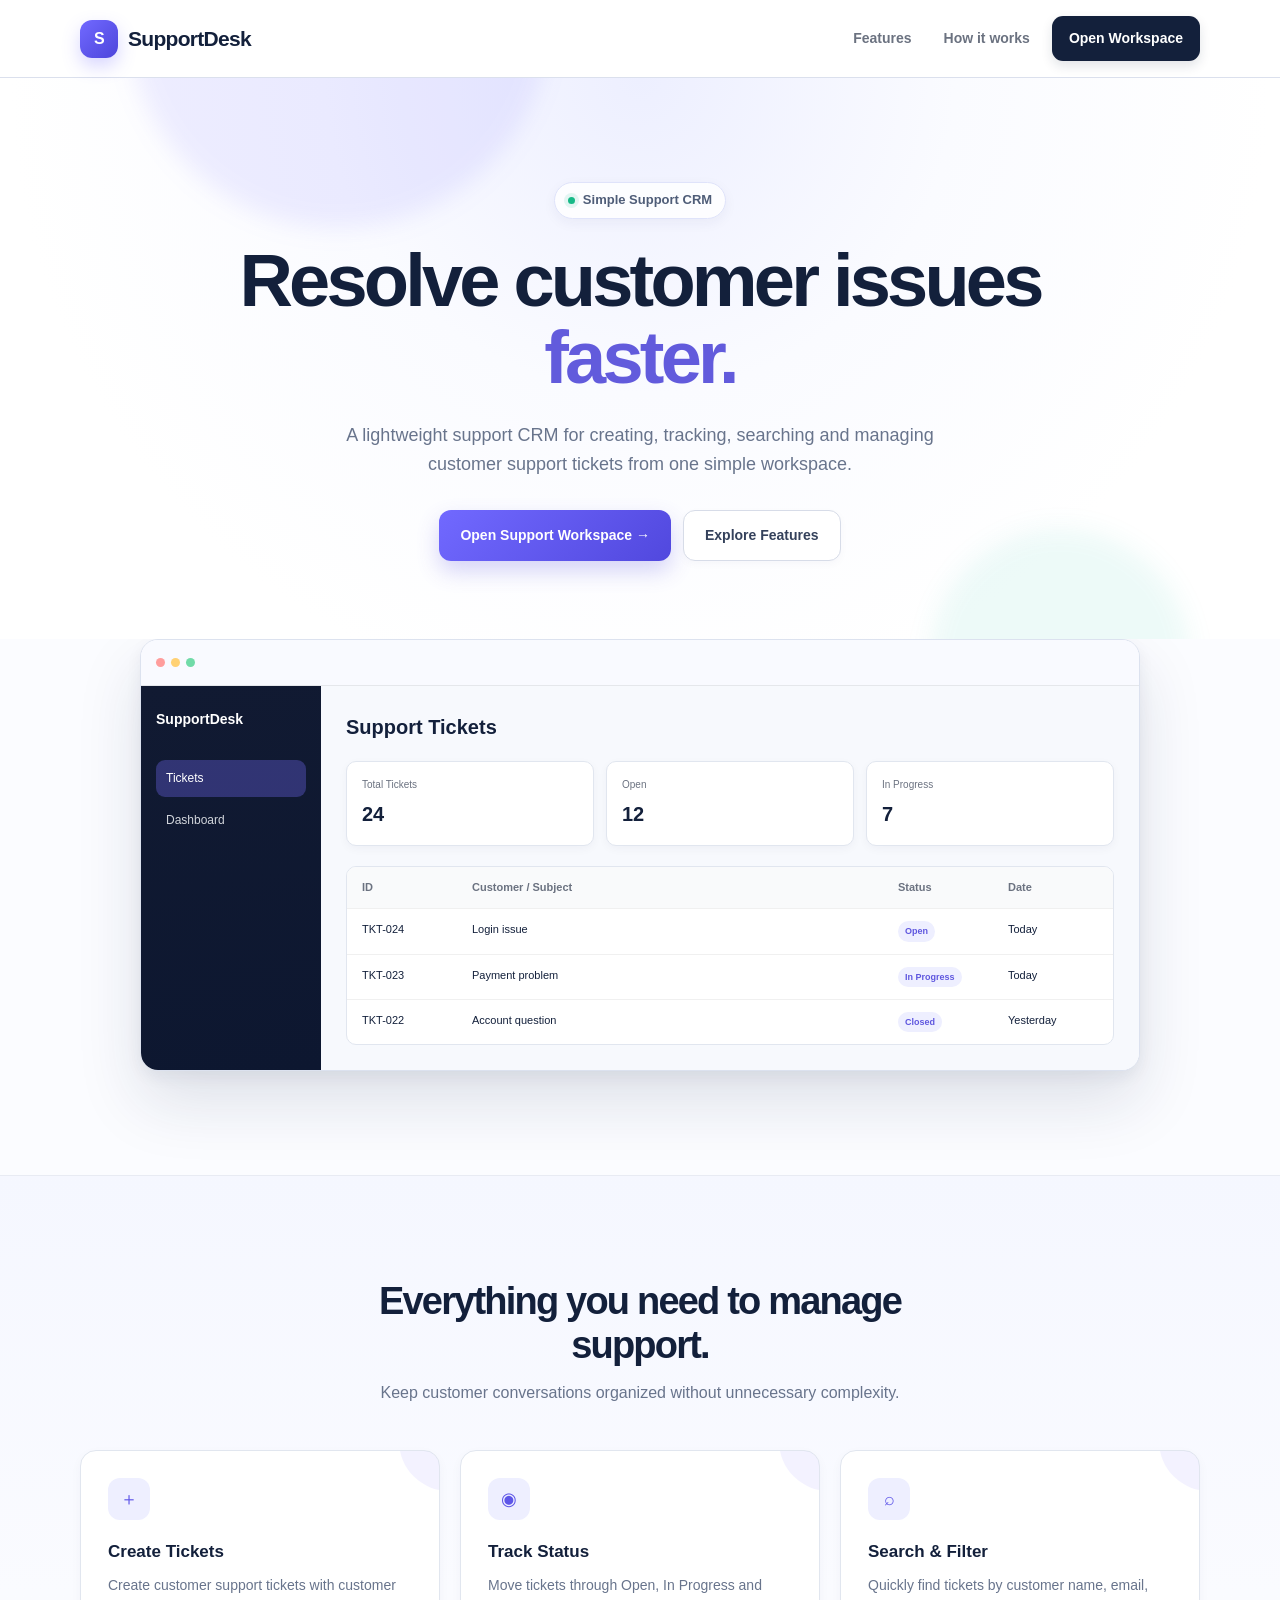
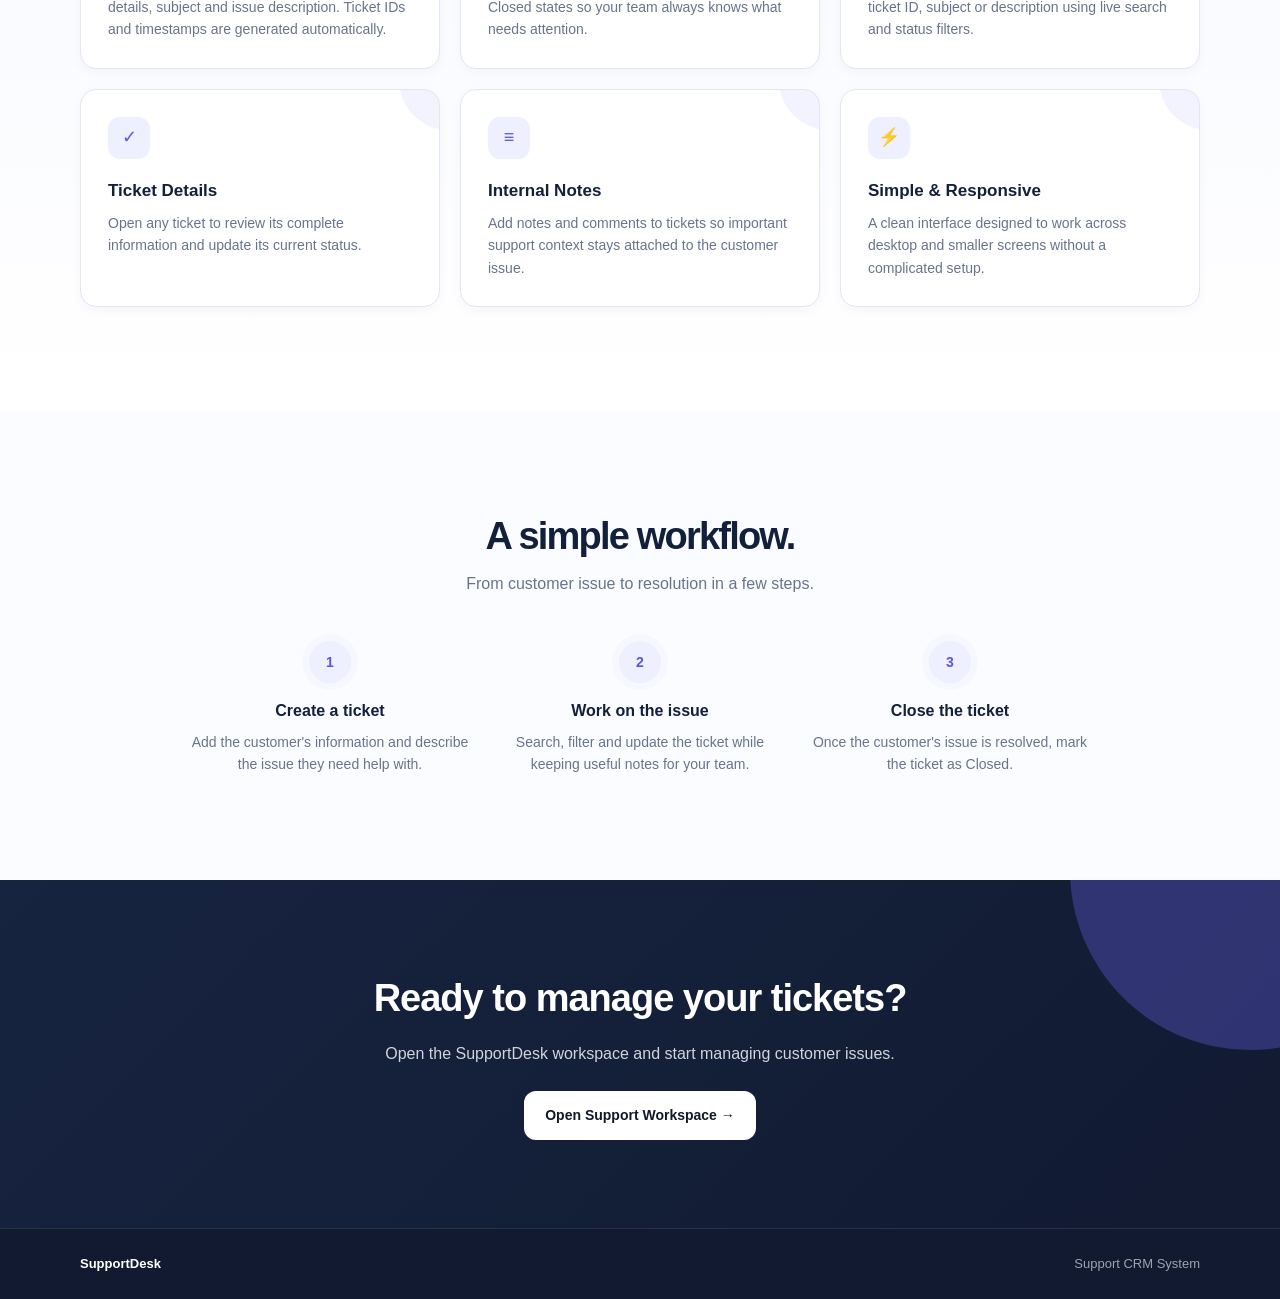
<file: app/static/index.html>
<!DOCTYPE html>
<html lang="en">

<head>

    <meta charset="UTF-8">

    <meta
        name="viewport"
        content="width=device-width, initial-scale=1.0"
    >

    <title>SupportDesk — Support CRM</title>

    <style>

        * {
            box-sizing: border-box;
            margin: 0;
            padding: 0;
        }

        html {
            scroll-behavior: smooth;
        }

        body {
            font-family:
                Inter,
                -apple-system,
                BlinkMacSystemFont,
                "Segoe UI",
                Roboto,
                Helvetica,
                Arial,
                sans-serif;

            color: #111827;
            background: #ffffff;
            line-height: 1.6;
        }

        a {
            text-decoration: none;
            color: inherit;
        }

        .container {
            width: min(1120px, calc(100% - 40px));
            margin: 0 auto;
        }


        /* =========================
           NAVBAR
        ========================== */

        .navbar {
            height: 72px;
            border-bottom: 1px solid #e5e7eb;
            background: rgba(255, 255, 255, 0.96);

            position: sticky;
            top: 0;
            z-index: 100;

            backdrop-filter: blur(10px);
        }

        .nav-inner {
            height: 100%;

            display: flex;
            align-items: center;
            justify-content: space-between;
        }

        .logo {
            display: flex;
            align-items: center;
            gap: 10px;

            font-size: 20px;
            font-weight: 750;
            letter-spacing: -0.4px;
        }

        .logo-icon {
            width: 34px;
            height: 34px;

            border-radius: 9px;

            background: #111827;
            color: white;

            display: flex;
            align-items: center;
            justify-content: center;

            font-size: 16px;
            font-weight: 700;
        }

        .nav-links {
            display: flex;
            align-items: center;
            gap: 28px;

            color: #6b7280;

            font-size: 14px;
            font-weight: 500;
        }

        .nav-links a:hover {
            color: #111827;
        }

        .nav-button {
            padding: 10px 17px;

            border-radius: 8px;

            background: #111827;
            color: white !important;

            transition: 0.2s ease;
        }

        .nav-button:hover {
            background: #374151;
        }


        /* =========================
           HERO
        ========================== */

        .hero {
            padding: 88px 0 72px;

            text-align: center;

            background:
                radial-gradient(
                    circle at top,
                    #f3f4f6 0%,
                    #ffffff 52%
                );
        }

        .badge {
            display: inline-flex;
            align-items: center;
            gap: 8px;

            padding: 7px 13px;

            border: 1px solid #e5e7eb;
            border-radius: 999px;

            background: white;
            color: #4b5563;

            font-size: 13px;
            font-weight: 600;

            margin-bottom: 24px;
        }

        .badge-dot {
            width: 7px;
            height: 7px;

            border-radius: 50%;

            background: #22c55e;
        }

        .hero h1 {
            max-width: 850px;

            margin: 0 auto;

            font-size: clamp(42px, 6vw, 72px);

            line-height: 1.04;

            letter-spacing: -3px;

            font-weight: 800;
        }

        .hero h1 span {
            color: #6b7280;
        }

        .hero p {
            max-width: 650px;

            margin: 24px auto 0;

            font-size: 18px;

            color: #6b7280;
        }

        .hero-actions {
            display: flex;
            justify-content: center;

            gap: 12px;

            margin-top: 32px;

            flex-wrap: wrap;
        }

        .primary-button,
        .secondary-button {
            display: inline-flex;

            align-items: center;
            justify-content: center;

            padding: 13px 21px;

            border-radius: 9px;

            font-size: 14px;
            font-weight: 650;

            transition: 0.2s ease;
        }

        .primary-button {
            background: #111827;
            color: white;
        }

        .primary-button:hover {
            background: #374151;
            transform: translateY(-1px);
        }

        .secondary-button {
            border: 1px solid #d1d5db;

            background: white;

            color: #111827;
        }

        .secondary-button:hover {
            background: #f9fafb;
        }


        /* =========================
           DASHBOARD PREVIEW
        ========================== */

        .preview-section {
            padding: 20px 0 90px;
        }

        .dashboard-preview {
            max-width: 1000px;

            margin: 0 auto;

            border: 1px solid #dfe3e8;

            border-radius: 14px;

            overflow: hidden;

            background: white;

            box-shadow:
                0 25px 60px rgba(17, 24, 39, 0.10),
                0 5px 15px rgba(17, 24, 39, 0.05);
        }

        .browser-bar {
            height: 42px;

            border-bottom: 1px solid #e5e7eb;

            background: #f9fafb;

            display: flex;
            align-items: center;

            gap: 6px;

            padding: 0 15px;
        }

        .browser-dot {
            width: 9px;
            height: 9px;

            border-radius: 50%;

            background: #d1d5db;
        }

        .preview-content {
            display: grid;

            grid-template-columns: 180px 1fr;

            min-height: 360px;
        }

        .preview-sidebar {
            background: #111827;
            color: white;

            padding: 22px 15px;
        }

        .preview-brand {
            font-weight: 700;

            margin-bottom: 30px;

            font-size: 14px;
        }

        .preview-menu {
            padding: 9px 10px;

            border-radius: 6px;

            margin-bottom: 5px;

            color: #d1d5db;

            font-size: 12px;
        }

        .preview-menu.active {
            background: #374151;
            color: white;
        }

        .preview-main {
            padding: 25px;

            background: #f9fafb;
        }

        .preview-title {
            font-size: 20px;

            font-weight: 700;

            margin-bottom: 18px;
        }

        .preview-stats {
            display: grid;

            grid-template-columns:
                repeat(3, 1fr);

            gap: 12px;

            margin-bottom: 20px;
        }

        .preview-card {
            padding: 15px;

            background: white;

            border: 1px solid #e5e7eb;

            border-radius: 8px;
        }

        .preview-card small {
            display: block;

            color: #6b7280;

            font-size: 10px;

            margin-bottom: 5px;
        }

        .preview-card strong {
            font-size: 20px;
        }

        .preview-table {
            background: white;

            border: 1px solid #e5e7eb;

            border-radius: 8px;

            overflow: hidden;
        }

        .table-row {
            display: grid;

            grid-template-columns:
                100px 1fr 100px 90px;

            gap: 10px;

            padding: 12px 15px;

            border-bottom: 1px solid #f0f0f0;

            font-size: 11px;
        }

        .table-row:last-child {
            border-bottom: none;
        }

        .table-header {
            background: #f9fafb;

            color: #6b7280;

            font-weight: 600;
        }

        .status {
            display: inline-block;

            padding: 3px 7px;

            border-radius: 999px;

            background: #f3f4f6;

            font-size: 9px;

            font-weight: 600;
        }


        /* =========================
           FEATURES
        ========================== */

        .features {
            padding: 90px 0;

            background: #f9fafb;

            border-top: 1px solid #f0f0f0;
        }

        .section-heading {
            text-align: center;

            max-width: 650px;

            margin: 0 auto 45px;
        }

        .section-heading h2 {
            font-size: 38px;

            letter-spacing: -1.5px;

            line-height: 1.15;

            margin-bottom: 12px;
        }

        .section-heading p {
            color: #6b7280;

            font-size: 16px;
        }

        .feature-grid {
            display: grid;

            grid-template-columns:
                repeat(3, 1fr);

            gap: 18px;
        }

        .feature-card {
            background: white;

            border: 1px solid #e5e7eb;

            border-radius: 12px;

            padding: 25px;
        }

        .feature-icon {
            width: 42px;
            height: 42px;

            border-radius: 9px;

            background: #f3f4f6;

            display: flex;
            align-items: center;
            justify-content: center;

            font-size: 18px;

            margin-bottom: 18px;
        }

        .feature-card h3 {
            font-size: 17px;

            margin-bottom: 8px;
        }

        .feature-card p {
            font-size: 14px;

            color: #6b7280;
        }


        /* =========================
           HOW IT WORKS
        ========================== */

        .how-it-works {
            padding: 90px 0;
        }

        .steps {
            display: grid;

            grid-template-columns:
                repeat(3, 1fr);

            gap: 30px;

            max-width: 900px;

            margin: 0 auto;
        }

        .step {
            text-align: center;
        }

        .step-number {
            width: 42px;
            height: 42px;

            margin: 0 auto 15px;

            border: 1px solid #d1d5db;

            border-radius: 50%;

            display: flex;
            align-items: center;
            justify-content: center;

            font-weight: 700;

            font-size: 14px;
        }

        .step h3 {
            font-size: 16px;

            margin-bottom: 7px;
        }

        .step p {
            color: #6b7280;

            font-size: 14px;
        }


        /* =========================
           CTA
        ========================== */

        .cta {
            padding: 75px 0;

            background: #111827;

            color: white;

            text-align: center;
        }

        .cta h2 {
            font-size: 38px;

            letter-spacing: -1px;

            margin-bottom: 12px;
        }

        .cta p {
            color: #d1d5db;

            margin-bottom: 25px;
        }

        .cta .primary-button {
            background: white;

            color: #111827;
        }

        .cta .primary-button:hover {
            background: #f3f4f6;
        }


        /* =========================
           FOOTER
        ========================== */

        footer {
            background: #111827;

            color: #9ca3af;

            border-top: 1px solid #374151;

            padding: 25px 0;
        }

        .footer-inner {
            display: flex;

            align-items: center;

            justify-content: space-between;

            font-size: 13px;
        }

        .footer-brand {
            color: white;

            font-weight: 650;
        }


        /* =========================
           RESPONSIVE
        ========================== */

        @media (max-width: 800px) {

            .nav-links a:not(.nav-button) {
                display: none;
            }

            .hero {
                padding: 65px 0 50px;
            }

            .hero h1 {
                letter-spacing: -2px;
            }

            .preview-content {
                grid-template-columns: 1fr;
            }

            .preview-sidebar {
                display: none;
            }

            .feature-grid,
            .steps {
                grid-template-columns: 1fr;
            }

            .preview-stats {
                grid-template-columns: 1fr;
            }

            .table-row {
                grid-template-columns:
                    80px 1fr 75px;
            }

            .table-row span:last-child {
                display: none;
            }

            .footer-inner {
                flex-direction: column;

                gap: 8px;
            }
        }


        @media (max-width: 500px) {

            .container {
                width:
                    min(
                        100% - 28px,
                        1120px
                    );
            }

            .hero h1 {
                font-size: 42px;
            }

            .hero p {
                font-size: 16px;
            }

            .section-heading h2,
            .cta h2 {
                font-size: 30px;
            }
        }

        /* Refined landing-page visual layer */
        :root { --ink: #13203b; --muted: #68748c; --brand: #635bff; --brand-deep: #4d45dd; --line: #e2e7f1; }
        body { color: var(--ink); background: #fbfcff; }
        .navbar { height: 78px; border-color: rgba(210,217,233,.8); background: rgba(255,255,255,.84); }
        .logo { color: var(--ink); font-family: "Segoe UI", sans-serif; font-size: 21px; font-weight: 800; letter-spacing: -.7px; }
        .logo-icon { width: 38px; height: 38px; border-radius: 12px; background: linear-gradient(135deg,#7169ff,#4d45db); box-shadow: 0 8px 18px rgba(99,91,255,.25); }
        .nav-links { gap: 12px; font-weight: 650; }.nav-links a:not(.nav-button) { padding: 8px 10px; }.nav-links a:not(.nav-button):hover { color: var(--brand); }
        .nav-button { padding: 11px 17px; border-radius: 11px; background: var(--ink); box-shadow: 0 5px 12px rgba(19,32,59,.12); }.nav-button:hover { background: #273654; transform: translateY(-1px); }
        .hero { position: relative; overflow: hidden; padding: 104px 0 78px; background: radial-gradient(circle at 50% 0%, #edefff 0%, #fafbff 37%, #fff 74%); }
        .hero::before,.hero::after { content:""; position:absolute; border-radius:50%; pointer-events:none; }.hero::before{width:420px;height:420px;top:-270px;left:10%;background:rgba(101,91,255,.1);filter:blur(12px)}.hero::after{width:260px;height:260px;right:7%;bottom:-150px;background:rgba(35,191,164,.08);filter:blur(12px)}
        .hero .container { position:relative; z-index:1; }.badge { border-color:#dfe3fa; background:rgba(255,255,255,.82); color:#4f5d78; box-shadow:0 4px 13px rgba(35,47,90,.05); }.badge-dot { background:#17b987; box-shadow:0 0 0 4px rgba(23,185,135,.11); }
        .hero h1 { max-width: 900px; color: var(--ink); font-size: clamp(43px,6vw,74px); letter-spacing: -3.8px; }.hero h1 span{color:#625bdc}.hero p{color:var(--muted);line-height:1.6}.primary-button,.secondary-button{border-radius:12px;font-weight:750}.primary-button{background:linear-gradient(135deg,#7169ff,#5148de);box-shadow:0 10px 22px rgba(83,74,220,.24)}.primary-button:hover{background:linear-gradient(135deg,#6259f6,#453bd0);box-shadow:0 14px 28px rgba(83,74,220,.3)}.secondary-button{border-color:#d7dce8;color:#34415b;box-shadow:0 3px 8px rgba(35,47,90,.03)}.secondary-button:hover{border-color:#bfc5d8;background:#fff}
        .preview-section { padding: 0 0 104px; }.dashboard-preview { border-color:#dce2ef; border-radius:18px; box-shadow:0 30px 65px rgba(24,37,76,.13),0 6px 16px rgba(24,37,76,.06); }.browser-bar{height:46px;background:#f9faff}.browser-dot:nth-child(1){background:#ff9d9c}.browser-dot:nth-child(2){background:#ffd174}.browser-dot:nth-child(3){background:#71dba8}.preview-sidebar{background:linear-gradient(170deg,#111a32,#0d1730)}.preview-menu{border-radius:9px}.preview-menu.active{background:rgba(118,110,255,.32)}.preview-main{background:#f7f9fd}.preview-card,.preview-table{border-color:#e1e6ef;border-radius:10px}.preview-card{box-shadow:0 3px 10px rgba(25,37,75,.04)}.status{background:#eeefff;color:#5f57df}
        .features{padding:104px 0;background:linear-gradient(180deg,#f5f7ff,#fff);border-color:#e8ebf3}.section-heading h2{color:var(--ink);letter-spacing:-1.8px}.section-heading p{color:var(--muted)}.feature-grid{gap:20px}.feature-card{position:relative;overflow:hidden;padding:27px;border-color:#e1e6ef;border-radius:16px;box-shadow:0 4px 12px rgba(24,37,76,.035);transition:transform .2s ease,box-shadow .2s ease,border-color .2s ease}.feature-card::after{content:"";position:absolute;width:100px;height:100px;right:-60px;top:-60px;border-radius:50%;background:rgba(99,91,255,.08)}.feature-card:hover{transform:translateY(-5px);border-color:#cdd2fb;box-shadow:0 16px 30px rgba(38,48,90,.1)}.feature-icon{border-radius:12px;background:#eeefff;color:#5e56e8}.feature-card p,.step p{color:var(--muted)}
        .how-it-works{padding:104px 0}.step-number{border:0;background:#eeefff;color:#5b53e9;box-shadow:0 0 0 7px #f7f7ff}.step h3{color:var(--ink)}.cta{position:relative;overflow:hidden;padding:88px 0;background:linear-gradient(135deg,#172440,#111a31)}.cta::after{content:"";position:absolute;width:360px;height:360px;border-radius:50%;right:-150px;top:-190px;background:rgba(116,108,255,.3)}.cta .container{position:relative;z-index:1}.cta .primary-button{box-shadow:none}footer{background:#111a31;border-color:rgba(255,255,255,.1)}
        @media (max-width: 800px) { .hero{padding:76px 0 55px}.preview-section{padding-bottom:75px}.features,.how-it-works{padding:75px 0}.cta{padding:65px 0} }
    </style>

</head>


<body>

    <!-- =========================
         NAVIGATION
    ========================== -->

    <header class="navbar">

        <div class="container nav-inner">

            <a
                href="/"
                class="logo"
            >

                <span class="logo-icon">
                    S
                </span>

                <span>
                    SupportDesk
                </span>

            </a>


            <nav class="nav-links">

                <a href="#features">
                    Features
                </a>

                <a href="#how-it-works">
                    How it works
                </a>

                <a
                    href="/workspace"
                    class="nav-button"
                >
                    Open Workspace
                </a>

            </nav>

        </div>

    </header>


    <!-- =========================
         HERO
    ========================== -->

    <main>

        <section class="hero">

            <div class="container">

                <div class="badge">

                    <span class="badge-dot"></span>

                    Simple Support CRM

                </div>


                <h1>

                    Resolve customer issues

                    <span>
                        faster.
                    </span>

                </h1>


                <p>

                    A lightweight support CRM for creating,
                    tracking, searching and managing customer
                    support tickets from one simple workspace.

                </p>


                <div class="hero-actions">

                    <a
                        href="/workspace"
                        class="primary-button"
                    >
                        Open Support Workspace →
                    </a>


                    <a
                        href="#features"
                        class="secondary-button"
                    >
                        Explore Features
                    </a>

                </div>

            </div>

        </section>


        <!-- =========================
             DASHBOARD PREVIEW
        ========================== -->

        <section class="preview-section">

            <div class="container">

                <div class="dashboard-preview">

                    <div class="browser-bar">

                        <span class="browser-dot"></span>
                        <span class="browser-dot"></span>
                        <span class="browser-dot"></span>

                    </div>


                    <div class="preview-content">

                        <aside class="preview-sidebar">

                            <div class="preview-brand">
                                SupportDesk
                            </div>

                            <div class="preview-menu active">
                                Tickets
                            </div>

                            <div class="preview-menu">
                                Dashboard
                            </div>

                        </aside>


                        <div class="preview-main">

                            <div class="preview-title">
                                Support Tickets
                            </div>


                            <div class="preview-stats">

                                <div class="preview-card">

                                    <small>
                                        Total Tickets
                                    </small>

                                    <strong>
                                        24
                                    </strong>

                                </div>


                                <div class="preview-card">

                                    <small>
                                        Open
                                    </small>

                                    <strong>
                                        12
                                    </strong>

                                </div>


                                <div class="preview-card">

                                    <small>
                                        In Progress
                                    </small>

                                    <strong>
                                        7
                                    </strong>

                                </div>

                            </div>


                            <div class="preview-table">

                                <div class="table-row table-header">

                                    <span>
                                        ID
                                    </span>

                                    <span>
                                        Customer / Subject
                                    </span>

                                    <span>
                                        Status
                                    </span>

                                    <span>
                                        Date
                                    </span>

                                </div>


                                <div class="table-row">

                                    <span>
                                        TKT-024
                                    </span>

                                    <span>
                                        Login issue
                                    </span>

                                    <span>
                                        <small class="status">
                                            Open
                                        </small>
                                    </span>

                                    <span>
                                        Today
                                    </span>

                                </div>


                                <div class="table-row">

                                    <span>
                                        TKT-023
                                    </span>

                                    <span>
                                        Payment problem
                                    </span>

                                    <span>
                                        <small class="status">
                                            In Progress
                                        </small>
                                    </span>

                                    <span>
                                        Today
                                    </span>

                                </div>


                                <div class="table-row">

                                    <span>
                                        TKT-022
                                    </span>

                                    <span>
                                        Account question
                                    </span>

                                    <span>
                                        <small class="status">
                                            Closed
                                        </small>
                                    </span>

                                    <span>
                                        Yesterday
                                    </span>

                                </div>

                            </div>

                        </div>

                    </div>

                </div>

            </div>

        </section>


        <!-- =========================
             FEATURES
        ========================== -->

        <section
            class="features"
            id="features"
        >

            <div class="container">

                <div class="section-heading">

                    <h2>
                        Everything you need to manage support.
                    </h2>

                    <p>
                        Keep customer conversations organized
                        without unnecessary complexity.
                    </p>

                </div>


                <div class="feature-grid">


                    <article class="feature-card">

                        <div class="feature-icon">
                            ＋
                        </div>

                        <h3>
                            Create Tickets
                        </h3>

                        <p>
                            Create customer support tickets with
                            customer details, subject and issue
                            description. Ticket IDs and timestamps
                            are generated automatically.
                        </p>

                    </article>


                    <article class="feature-card">

                        <div class="feature-icon">
                            ◉
                        </div>

                        <h3>
                            Track Status
                        </h3>

                        <p>
                            Move tickets through Open,
                            In Progress and Closed states so
                            your team always knows what needs
                            attention.
                        </p>

                    </article>


                    <article class="feature-card">

                        <div class="feature-icon">
                            ⌕
                        </div>

                        <h3>
                            Search & Filter
                        </h3>

                        <p>
                            Quickly find tickets by customer
                            name, email, ticket ID, subject or
                            description using live search and
                            status filters.
                        </p>

                    </article>


                    <article class="feature-card">

                        <div class="feature-icon">
                            ✓
                        </div>

                        <h3>
                            Ticket Details
                        </h3>

                        <p>
                            Open any ticket to review its
                            complete information and update
                            its current status.
                        </p>

                    </article>


                    <article class="feature-card">

                        <div class="feature-icon">
                            ≡
                        </div>

                        <h3>
                            Internal Notes
                        </h3>

                        <p>
                            Add notes and comments to tickets
                            so important support context stays
                            attached to the customer issue.
                        </p>

                    </article>


                    <article class="feature-card">

                        <div class="feature-icon">
                            ⚡
                        </div>

                        <h3>
                            Simple & Responsive
                        </h3>

                        <p>
                            A clean interface designed to work
                            across desktop and smaller screens
                            without a complicated setup.
                        </p>

                    </article>


                </div>

            </div>

        </section>


        <!-- =========================
             HOW IT WORKS
        ========================== -->

        <section
            class="how-it-works"
            id="how-it-works"
        >

            <div class="container">

                <div class="section-heading">

                    <h2>
                        A simple workflow.
                    </h2>

                    <p>
                        From customer issue to resolution
                        in a few steps.
                    </p>

                </div>


                <div class="steps">


                    <div class="step">

                        <div class="step-number">
                            1
                        </div>

                        <h3>
                            Create a ticket
                        </h3>

                        <p>
                            Add the customer's information
                            and describe the issue they
                            need help with.
                        </p>

                    </div>


                    <div class="step">

                        <div class="step-number">
                            2
                        </div>

                        <h3>
                            Work on the issue
                        </h3>

                        <p>
                            Search, filter and update the
                            ticket while keeping useful
                            notes for your team.
                        </p>

                    </div>


                    <div class="step">

                        <div class="step-number">
                            3
                        </div>

                        <h3>
                            Close the ticket
                        </h3>

                        <p>
                            Once the customer's issue is
                            resolved, mark the ticket as
                            Closed.
                        </p>

                    </div>


                </div>

            </div>

        </section>


        <!-- =========================
             CTA
        ========================== -->

        <section class="cta">

            <div class="container">

                <h2>
                    Ready to manage your tickets?
                </h2>

                <p>
                    Open the SupportDesk workspace and
                    start managing customer issues.
                </p>

                <a
                    href="/workspace"
                    class="primary-button"
                >
                    Open Support Workspace →
                </a>

            </div>

        </section>

    </main>


    <!-- =========================
         FOOTER
    ========================== -->

    <footer>

        <div class="container footer-inner">

            <span class="footer-brand">
                SupportDesk
            </span>

            <span>
                Support CRM System
            </span>

        </div>

    </footer>

</body>

</html>
</file>
